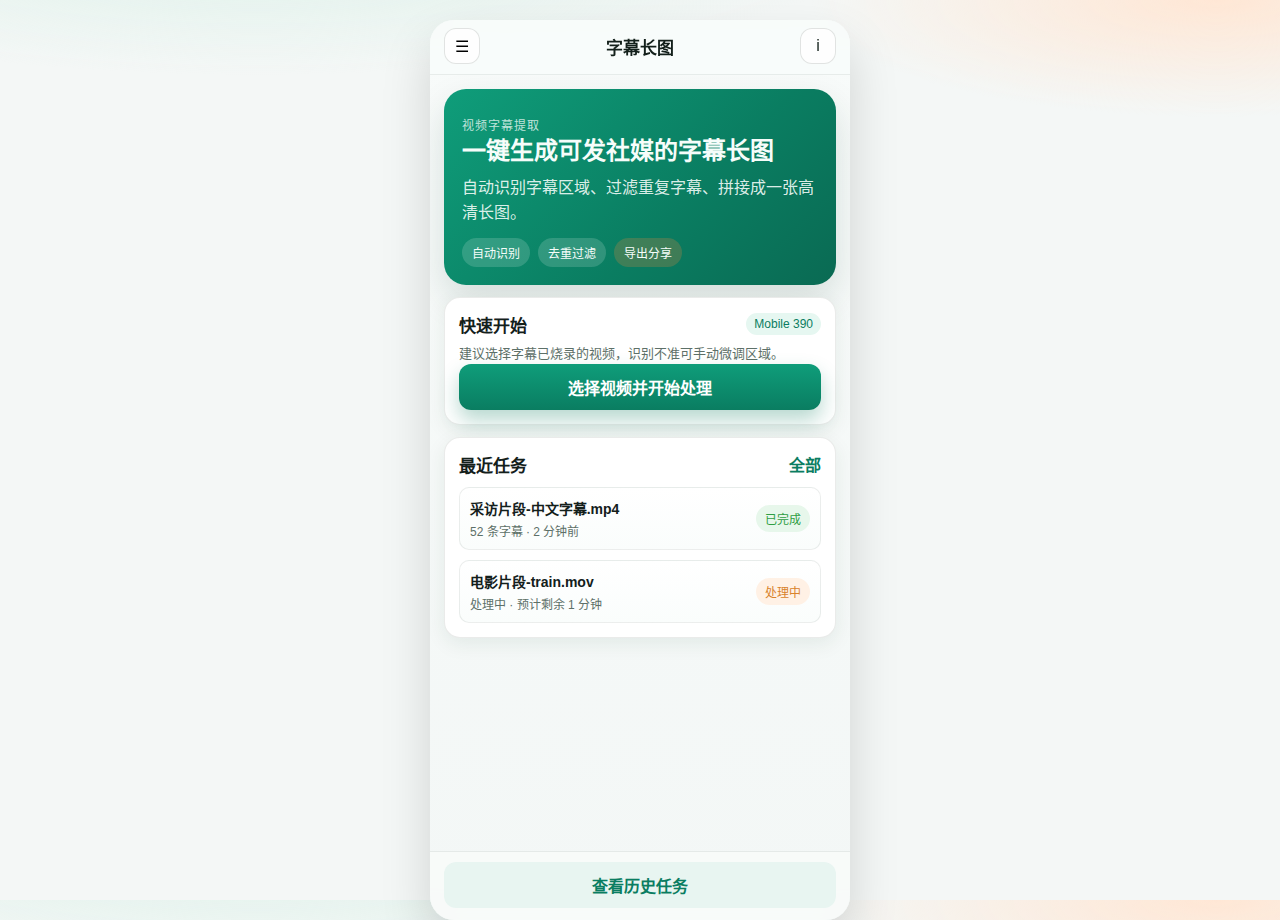
<file: examples/subtitle-longshot-v2/index.html>
<!doctype html>
<html lang="zh-CN">
<head>
  <meta charset="utf-8" />
  <meta name="viewport" content="width=device-width, initial-scale=1, viewport-fit=cover" />
  <title>字幕长图 · 首页</title>
  <link rel="stylesheet" href="style.css" />
</head>
<body>
  <div class="phone">
    <header class="topbar">
      <button class="icon" aria-label="菜单">☰</button>
      <h1>字幕长图</h1>
      <a class="icon" href="../PRD-视频字幕截取拼接长图-v0.1.md" aria-label="查看 PRD">i</a>
    </header>

    <main class="content">
      <section class="hero">
        <p class="eyebrow">视频字幕提取</p>
        <h2>一键生成可发社媒的字幕长图</h2>
        <p>自动识别字幕区域、过滤重复字幕、拼接成一张高清长图。</p>
        <div class="pill-row">
          <span class="pill">自动识别</span>
          <span class="pill">去重过滤</span>
          <span class="pill alt">导出分享</span>
        </div>
      </section>

      <section class="card">
        <div class="section-head">
          <h3>快速开始</h3>
          <span class="chip">Mobile 390</span>
        </div>
        <p class="muted">建议选择字幕已烧录的视频，识别不准可手动微调区域。</p>
        <a class="btn primary block" href="process.html">选择视频并开始处理</a>
      </section>

      <section class="card">
        <div class="section-head">
          <h3>最近任务</h3>
          <a class="link" href="history.html">全部</a>
        </div>
        <a class="task" href="preview.html">
          <div>
            <strong>采访片段-中文字幕.mp4</strong>
            <p>52 条字幕 · 2 分钟前</p>
          </div>
          <span class="state ok">已完成</span>
        </a>
        <a class="task" href="process.html">
          <div>
            <strong>电影片段-train.mov</strong>
            <p>处理中 · 预计剩余 1 分钟</p>
          </div>
          <span class="state doing">处理中</span>
        </a>
      </section>
    </main>

    <footer class="safe-footer">
      <a class="btn ghost block" href="history.html">查看历史任务</a>
    </footer>
  </div>
</body>
</html>
</file>
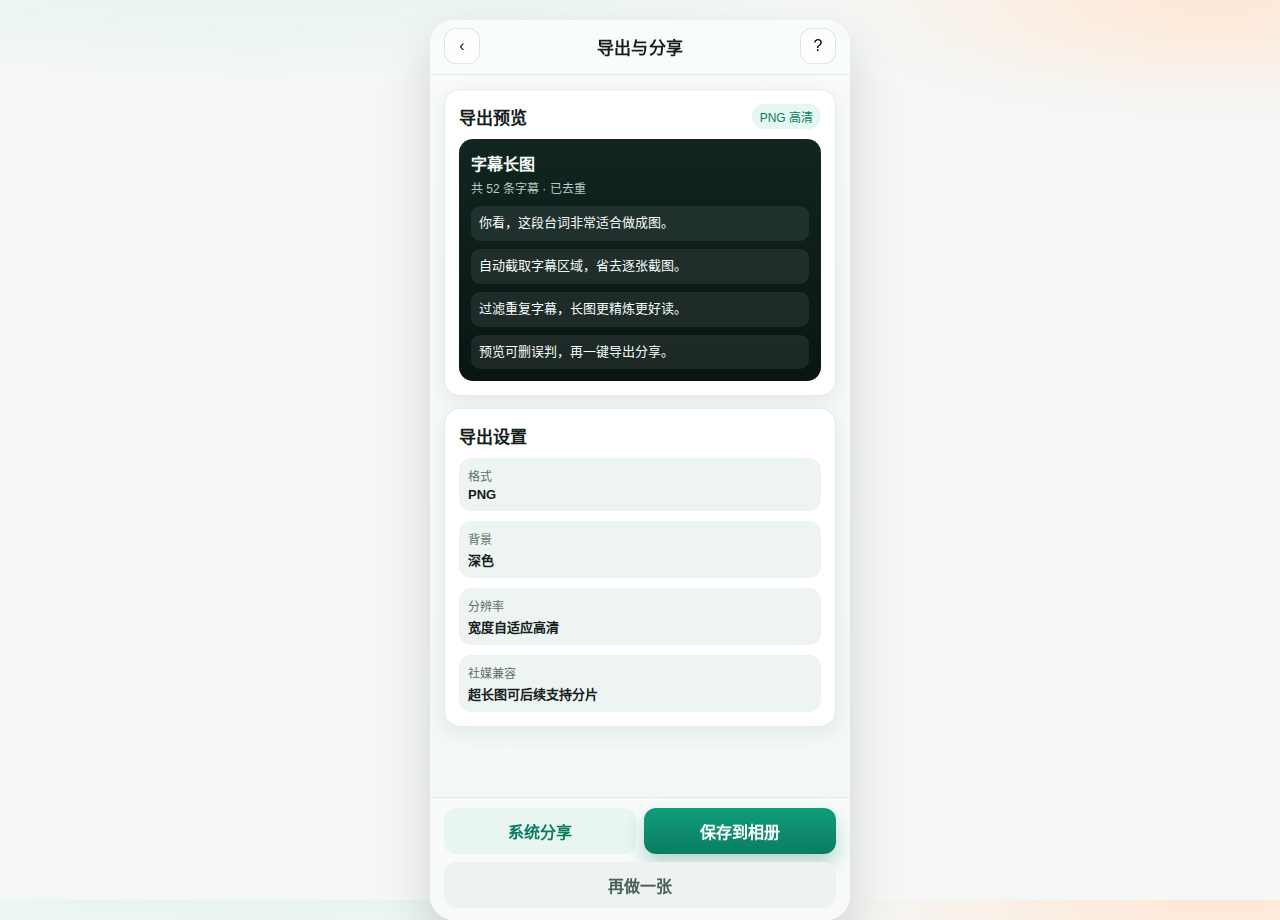
<file: examples/subtitle-longshot-v2/export.html>
<!doctype html>
<html lang="zh-CN">
<head>
  <meta charset="utf-8" />
  <meta name="viewport" content="width=device-width, initial-scale=1, viewport-fit=cover" />
  <title>字幕长图 · 导出与分享</title>
  <link rel="stylesheet" href="style.css" />
  <script src="script.js" defer></script>
</head>
<body>
  <div class="phone">
    <header class="topbar">
      <a class="icon" href="preview.html" aria-label="返回">‹</a>
      <h1>导出与分享</h1>
      <button class="icon" data-open="help" aria-label="说明">?</button>
    </header>

    <main class="content">
      <section class="card">
        <div class="section-head">
          <h3>导出预览</h3>
          <span class="chip">PNG 高清</span>
        </div>
        <div class="poster">
          <h4>字幕长图</h4>
          <p>共 52 条字幕 · 已去重</p>
          <div class="poster-lines">
            <span>你看，这段台词非常适合做成图。</span>
            <span>自动截取字幕区域，省去逐张截图。</span>
            <span>过滤重复字幕，长图更精炼更好读。</span>
            <span>预览可删误判，再一键导出分享。</span>
          </div>
        </div>
      </section>

      <section class="card">
        <h3>导出设置</h3>
        <div class="meta-grid single">
          <div><span>格式</span><strong>PNG</strong></div>
          <div><span>背景</span><strong>深色</strong></div>
          <div><span>分辨率</span><strong>宽度自适应高清</strong></div>
          <div><span>社媒兼容</span><strong>超长图可后续支持分片</strong></div>
        </div>
      </section>
    </main>

    <footer class="safe-footer">
      <div class="cta-row">
        <button class="btn ghost" data-share>系统分享</button>
        <button class="btn primary" data-save>保存到相册</button>
      </div>
      <a class="btn muted-btn block" href="index.html">再做一张</a>
    </footer>

    <div class="toast" data-toast></div>
  </div>
</body>
</html>
</file>
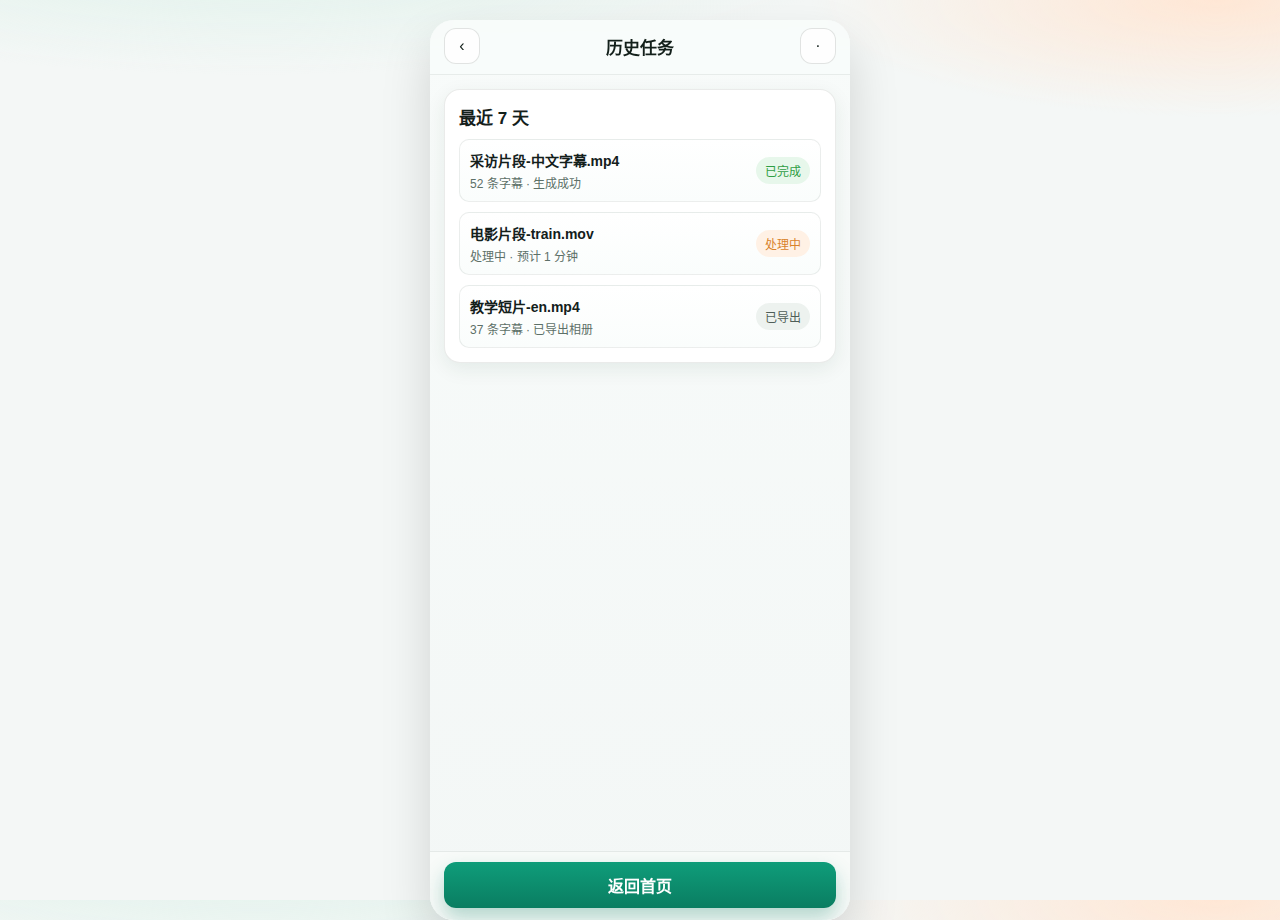
<file: examples/subtitle-longshot-v2/history.html>
<!doctype html>
<html lang="zh-CN">
<head>
  <meta charset="utf-8" />
  <meta name="viewport" content="width=device-width, initial-scale=1, viewport-fit=cover" />
  <title>字幕长图 · 历史任务</title>
  <link rel="stylesheet" href="style.css" />
</head>
<body>
  <div class="phone">
    <header class="topbar">
      <a class="icon" href="index.html" aria-label="返回">‹</a>
      <h1>历史任务</h1>
      <span class="icon">·</span>
    </header>

    <main class="content">
      <section class="card">
        <h3>最近 7 天</h3>
        <a class="task" href="preview.html">
          <div><strong>采访片段-中文字幕.mp4</strong><p>52 条字幕 · 生成成功</p></div>
          <span class="state ok">已完成</span>
        </a>
        <a class="task" href="process.html">
          <div><strong>电影片段-train.mov</strong><p>处理中 · 预计 1 分钟</p></div>
          <span class="state doing">处理中</span>
        </a>
        <a class="task" href="export.html">
          <div><strong>教学短片-en.mp4</strong><p>37 条字幕 · 已导出相册</p></div>
          <span class="state">已导出</span>
        </a>
      </section>
    </main>

    <footer class="safe-footer">
      <a class="btn primary block" href="index.html">返回首页</a>
    </footer>
  </div>
</body>
</html>
</file>
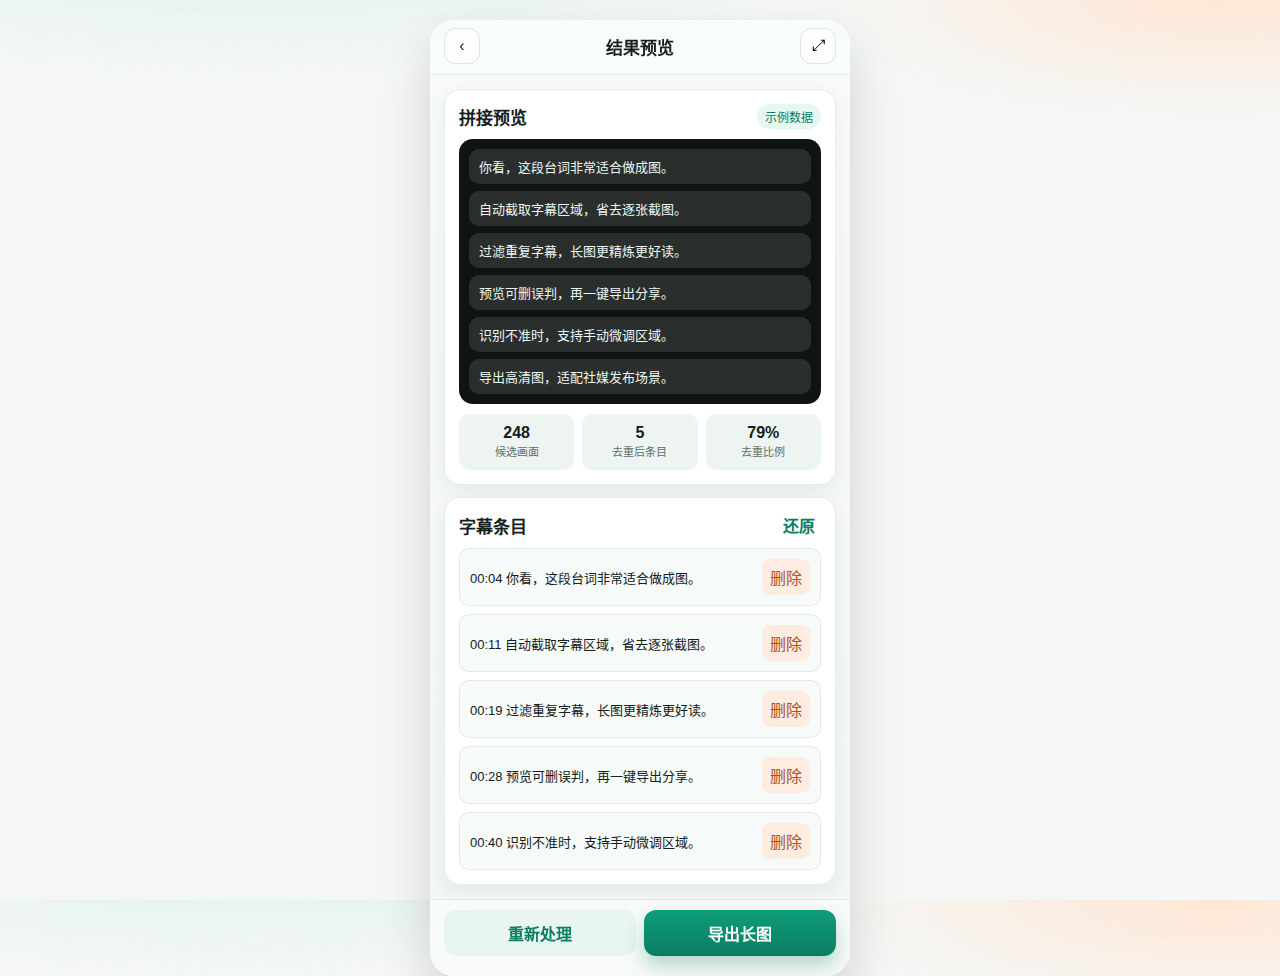
<file: examples/subtitle-longshot-v2/preview.html>
<!doctype html>
<html lang="zh-CN">
<head>
  <meta charset="utf-8" />
  <meta name="viewport" content="width=device-width, initial-scale=1, viewport-fit=cover" />
  <title>字幕长图 · 结果预览</title>
  <link rel="stylesheet" href="style.css" />
  <script src="script.js" defer></script>
</head>
<body>
  <div class="phone">
    <header class="topbar">
      <a class="icon" href="process.html" aria-label="返回">‹</a>
      <h1>结果预览</h1>
      <button class="icon" data-open="crop" aria-label="调整区域">⤢</button>
    </header>

    <main class="content">
      <section class="card">
        <div class="section-head">
          <h3>拼接预览</h3>
          <span class="chip">示例数据</span>
        </div>
        <div class="longshot">
          <div class="line">你看，这段台词非常适合做成图。</div>
          <div class="line">自动截取字幕区域，省去逐张截图。</div>
          <div class="line">过滤重复字幕，长图更精炼更好读。</div>
          <div class="line">预览可删误判，再一键导出分享。</div>
          <div class="line">识别不准时，支持手动微调区域。</div>
          <div class="line">导出高清图，适配社媒发布场景。</div>
        </div>
        <div class="kpis">
          <article><strong>248</strong><span>候选画面</span></article>
          <article><strong data-count>52</strong><span>去重后条目</span></article>
          <article><strong>79%</strong><span>去重比例</span></article>
        </div>
      </section>

      <section class="card">
        <div class="section-head">
          <h3>字幕条目</h3>
          <button class="link-btn" data-reset>还原</button>
        </div>
        <div class="list" data-list>
          <div class="item" data-item><p>00:04 你看，这段台词非常适合做成图。</p><button data-del>删除</button></div>
          <div class="item" data-item><p>00:11 自动截取字幕区域，省去逐张截图。</p><button data-del>删除</button></div>
          <div class="item" data-item><p>00:19 过滤重复字幕，长图更精炼更好读。</p><button data-del>删除</button></div>
          <div class="item" data-item><p>00:28 预览可删误判，再一键导出分享。</p><button data-del>删除</button></div>
          <div class="item" data-item><p>00:40 识别不准时，支持手动微调区域。</p><button data-del>删除</button></div>
        </div>
      </section>
    </main>

    <footer class="safe-footer">
      <div class="cta-row">
        <a class="btn ghost" href="process.html">重新处理</a>
        <a class="btn primary" href="export.html">导出长图</a>
      </div>
    </footer>

    <div class="sheet" data-sheet="crop" aria-hidden="true">
      <div class="sheet-mask" data-close="crop"></div>
      <div class="sheet-body">
        <div class="sheet-head">
          <h3>调整字幕区域</h3>
          <button class="icon" data-close="crop">×</button>
        </div>
        <p class="muted">应用后将重新渲染预览（原型示意）。</p>
        <button class="btn primary block" data-apply-crop>应用并刷新</button>
      </div>
    </div>

    <div class="toast" data-toast></div>
  </div>
</body>
</html>
</file>
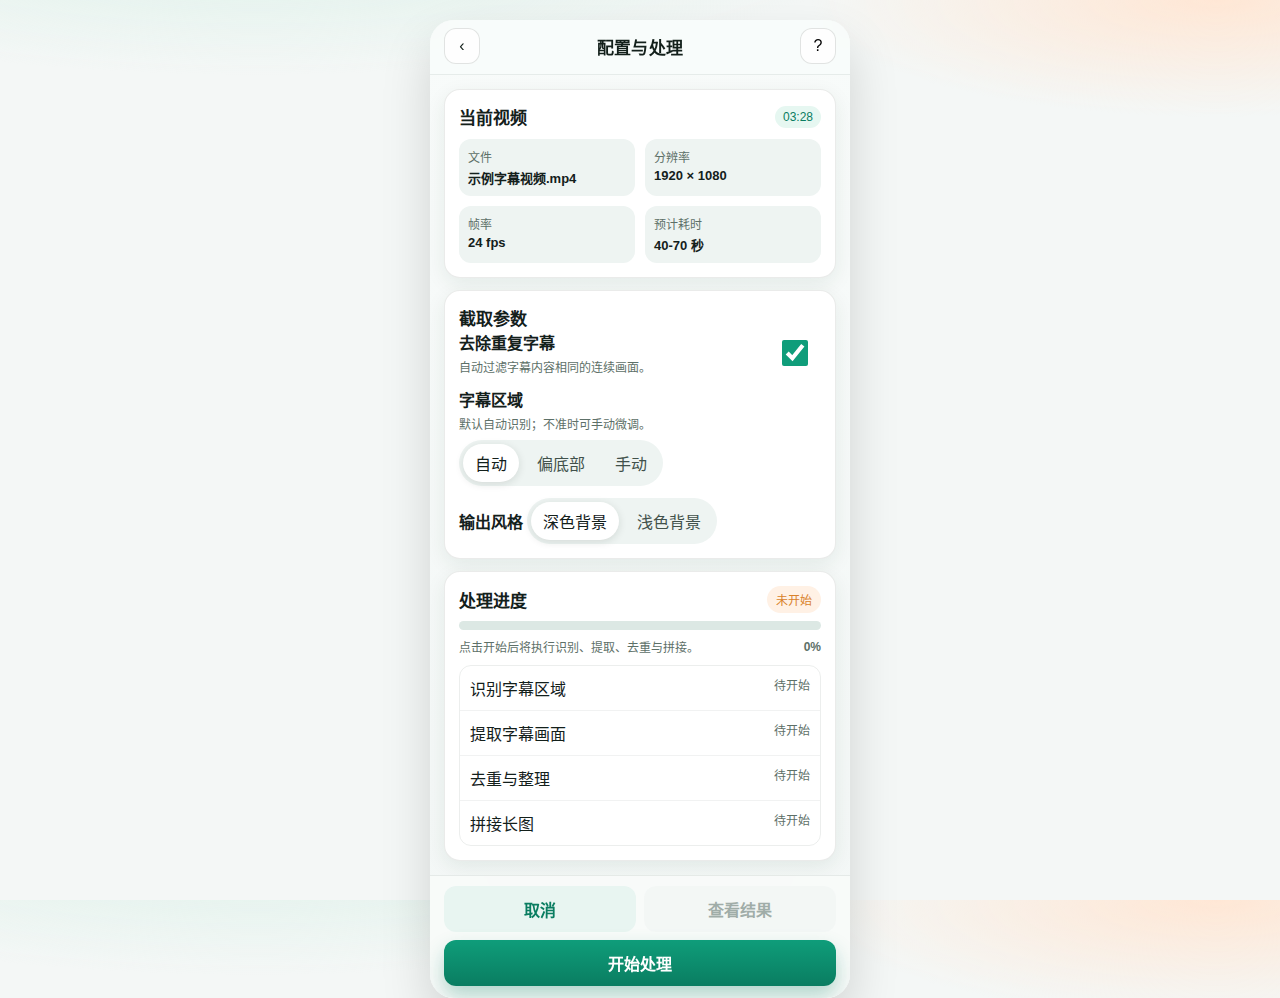
<file: examples/subtitle-longshot-v2/process.html>
<!doctype html>
<html lang="zh-CN">
<head>
  <meta charset="utf-8" />
  <meta name="viewport" content="width=device-width, initial-scale=1, viewport-fit=cover" />
  <title>字幕长图 · 配置与处理</title>
  <link rel="stylesheet" href="style.css" />
  <script src="script.js" defer></script>
</head>
<body>
  <div class="phone">
    <header class="topbar">
      <a class="icon" href="index.html" aria-label="返回">‹</a>
      <h1>配置与处理</h1>
      <button class="icon" data-open="help" aria-label="说明">?</button>
    </header>

    <main class="content">
      <section class="card">
        <div class="section-head">
          <h3>当前视频</h3>
          <span class="chip">03:28</span>
        </div>
        <div class="meta-grid">
          <div><span>文件</span><strong>示例字幕视频.mp4</strong></div>
          <div><span>分辨率</span><strong>1920 × 1080</strong></div>
          <div><span>帧率</span><strong>24 fps</strong></div>
          <div><span>预计耗时</span><strong>40-70 秒</strong></div>
        </div>
      </section>

      <section class="card">
        <h3>截取参数</h3>
        <label class="row-split">
          <div>
            <strong>去除重复字幕</strong>
            <p>自动过滤字幕内容相同的连续画面。</p>
          </div>
          <input type="checkbox" checked />
        </label>

        <div class="field">
          <strong>字幕区域</strong>
          <p>默认自动识别；不准时可手动微调。</p>
          <div class="tabs" data-tabs>
            <button class="active">自动</button>
            <button>偏底部</button>
            <button data-open="crop">手动</button>
          </div>
        </div>

        <div class="field">
          <strong>输出风格</strong>
          <div class="tabs" data-tabs>
            <button class="active">深色背景</button>
            <button>浅色背景</button>
          </div>
        </div>
      </section>

      <section class="card">
        <div class="section-head">
          <h3>处理进度</h3>
          <span class="state doing" data-stage-chip>未开始</span>
        </div>
        <div class="progress-wrap">
          <div class="bar"><span data-progress></span></div>
          <div class="progress-text">
            <span data-progress-text>点击开始后将执行识别、提取、去重与拼接。</span>
            <strong data-progress-num>0%</strong>
          </div>
        </div>
        <ol class="steps">
          <li data-step="1"><span>识别字幕区域</span><em>待开始</em></li>
          <li data-step="2"><span>提取字幕画面</span><em>待开始</em></li>
          <li data-step="3"><span>去重与整理</span><em>待开始</em></li>
          <li data-step="4"><span>拼接长图</span><em>待开始</em></li>
        </ol>
      </section>
    </main>

    <footer class="safe-footer">
      <div class="cta-row">
        <button class="btn ghost" data-cancel>取消</button>
        <a class="btn muted-btn disabled" data-result href="preview.html" aria-disabled="true">查看结果</a>
      </div>
      <button class="btn primary block" data-start>开始处理</button>
    </footer>

    <div class="sheet" data-sheet="crop" aria-hidden="true">
      <div class="sheet-mask" data-close="crop"></div>
      <div class="sheet-body">
        <div class="sheet-head">
          <h3>手动调整字幕区域</h3>
          <button class="icon" data-close="crop">×</button>
        </div>
        <div class="mock-video">
          <div class="crop-box" data-crop-box></div>
        </div>
        <label>区域高度<input type="range" min="15" max="45" value="26" data-crop-height /></label>
        <label>区域位置<input type="range" min="50" max="86" value="73" data-crop-top /></label>
        <button class="btn primary block" data-apply-crop>应用区域</button>
      </div>
    </div>

    <div class="toast" data-toast></div>
  </div>
</body>
</html>
</file>
<file: examples/subtitle-longshot-v2/style.css>
:root {
  --bg: #f4f7f6;
  --surface: #ffffff;
  --surface-2: #eef4f2;
  --text: #13201b;
  --muted: #5d7068;
  --primary: #0f9d7a;
  --primary-2: #0a7d61;
  --accent: #ff8a3d;
  --ok: #2f9e44;
  --doing: #d9822b;
  --radius-1: 10px;
  --radius-2: 16px;
  --radius-3: 22px;
  --shadow-1: 0 6px 20px rgba(15, 58, 44, 0.08);
  --shadow-2: 0 16px 36px rgba(15, 58, 44, 0.14);
}

* { box-sizing: border-box; }
html, body { height: 100%; }
body {
  margin: 0;
  font-family: "SF Pro Display", "PingFang SC", "Noto Sans SC", sans-serif;
  color: var(--text);
  background:
    radial-gradient(1200px 300px at 20% -10%, #d9f0e7 0%, transparent 55%),
    radial-gradient(900px 260px at 95% 0%, #ffe7d5 0%, transparent 45%),
    var(--bg);
}

a { color: inherit; text-decoration: none; }
button { font: inherit; }

.phone {
  max-width: 420px;
  min-height: 100dvh;
  margin: 0 auto;
  display: flex;
  flex-direction: column;
  background: linear-gradient(180deg, #f8fbfa 0%, #f3f7f6 100%);
}

.topbar {
  position: sticky;
  top: 0;
  z-index: 10;
  padding: calc(env(safe-area-inset-top, 0px) + 8px) 14px 10px;
  display: grid;
  grid-template-columns: 36px 1fr 36px;
  align-items: center;
  gap: 8px;
  background: rgba(248, 251, 250, 0.86);
  backdrop-filter: blur(12px);
  border-bottom: 1px solid rgba(19, 32, 27, 0.08);
}

.topbar h1 {
  margin: 0;
  text-align: center;
  font-size: 17px;
  letter-spacing: 0.2px;
}

.icon {
  width: 36px;
  height: 36px;
  border: 1px solid rgba(19, 32, 27, 0.12);
  border-radius: 12px;
  background: rgba(255, 255, 255, 0.8);
  display: inline-flex;
  align-items: center;
  justify-content: center;
  cursor: pointer;
}

.content {
  flex: 1;
  padding: 14px;
  display: flex;
  flex-direction: column;
  gap: 12px;
}

.hero {
  padding: 18px;
  border-radius: var(--radius-3);
  color: #f6fdfa;
  background: linear-gradient(135deg, #0f9d7a 0%, #0a7d61 60%, #0a6a53 100%);
  box-shadow: var(--shadow-2);
  animation: rise 320ms ease-out both;
}

.eyebrow {
  margin: 0 0 6px;
  font-size: 12px;
  letter-spacing: 0.08em;
  text-transform: uppercase;
  opacity: 0.86;
}

.hero h2 {
  margin: 0;
  font-size: 24px;
  line-height: 1.28;
}

.hero p { margin: 10px 0 0; line-height: 1.55; color: rgba(246, 253, 250, 0.9); }

.pill-row { margin-top: 12px; display: flex; flex-wrap: wrap; gap: 8px; }
.pill {
  padding: 6px 10px;
  border-radius: 999px;
  background: rgba(246, 253, 250, 0.16);
  font-size: 12px;
}
.pill.alt { background: rgba(255, 138, 61, 0.22); }

.card {
  background: var(--surface);
  border: 1px solid rgba(19, 32, 27, 0.09);
  border-radius: var(--radius-2);
  box-shadow: var(--shadow-1);
  padding: 14px;
  animation: rise 360ms ease-out both;
}

.section-head {
  display: flex;
  align-items: center;
  justify-content: space-between;
  gap: 8px;
}

h3 { margin: 0; font-size: 17px; }
h4 { margin: 0; }
.muted { margin: 8px 0 0; color: var(--muted); font-size: 13px; line-height: 1.45; }
.link, .link-btn {
  border: 0;
  background: transparent;
  color: var(--primary-2);
  font-weight: 600;
  cursor: pointer;
}

.chip {
  font-size: 12px;
  padding: 4px 8px;
  border-radius: 999px;
  color: var(--primary-2);
  background: #e6f7f1;
}

.task {
  margin-top: 10px;
  padding: 10px;
  border-radius: var(--radius-1);
  border: 1px solid rgba(19, 32, 27, 0.08);
  display: flex;
  justify-content: space-between;
  gap: 8px;
  align-items: center;
  background: linear-gradient(180deg, #fff 0%, #fafdfc 100%);
}

.task strong { font-size: 14px; }
.task p { margin: 4px 0 0; color: var(--muted); font-size: 12px; }

.state {
  padding: 5px 9px;
  border-radius: 999px;
  font-size: 12px;
  background: #edf2ef;
  color: #4f5e58;
}
.state.ok { background: #e7f7eb; color: var(--ok); }
.state.doing { background: #fff1e5; color: var(--doing); }

.meta-grid {
  margin-top: 10px;
  display: grid;
  grid-template-columns: 1fr 1fr;
  gap: 10px;
}
.meta-grid.single { grid-template-columns: 1fr; }
.meta-grid div {
  padding: 9px;
  border-radius: 12px;
  background: var(--surface-2);
  display: flex;
  flex-direction: column;
  gap: 3px;
}
.meta-grid span { color: var(--muted); font-size: 12px; }
.meta-grid strong { font-size: 13px; }

.row-split {
  display: flex;
  align-items: center;
  justify-content: space-between;
  gap: 12px;
}
.row-split p { margin: 4px 0 0; font-size: 12px; color: var(--muted); }
input[type="checkbox"] { width: 46px; height: 26px; accent-color: var(--primary); }

.field { margin-top: 12px; }
.field p { margin: 4px 0 8px; font-size: 12px; color: var(--muted); }

.tabs {
  display: inline-flex;
  gap: 6px;
  background: var(--surface-2);
  border-radius: 999px;
  padding: 4px;
}
.tabs button {
  border: 0;
  padding: 7px 12px;
  border-radius: 999px;
  background: transparent;
  color: #41514b;
  cursor: pointer;
}
.tabs button.active {
  background: #fff;
  color: var(--text);
  box-shadow: 0 2px 8px rgba(19, 32, 27, 0.12);
}

.progress-wrap { margin-top: 8px; }
.bar {
  width: 100%;
  height: 9px;
  border-radius: 999px;
  background: #dce8e4;
  overflow: hidden;
}
.bar span {
  display: block;
  width: 0;
  height: 100%;
  background: linear-gradient(90deg, var(--primary), var(--accent));
  transition: width 220ms ease;
}

.progress-text {
  margin-top: 8px;
  display: flex;
  justify-content: space-between;
  align-items: center;
  gap: 8px;
  font-size: 12px;
  color: var(--muted);
}

.steps {
  margin: 10px 0 0;
  padding: 0;
  list-style: none;
  border: 1px solid rgba(19, 32, 27, 0.08);
  border-radius: 12px;
  overflow: hidden;
}
.steps li {
  padding: 10px;
  display: flex;
  justify-content: space-between;
  border-bottom: 1px solid rgba(19, 32, 27, 0.06);
}
.steps li:last-child { border-bottom: 0; }
.steps em { font-style: normal; color: var(--muted); font-size: 12px; }

.longshot {
  margin-top: 10px;
  border-radius: 14px;
  padding: 10px;
  background: #0f1412;
}
.line {
  margin-top: 7px;
  padding: 8px 10px;
  border-radius: 10px;
  color: #edf7f3;
  background: rgba(237, 247, 243, 0.12);
  font-size: 13px;
}
.line:first-child { margin-top: 0; }

.kpis {
  margin-top: 10px;
  display: grid;
  grid-template-columns: repeat(3, 1fr);
  gap: 8px;
}
.kpis article {
  padding: 10px 8px;
  border-radius: 10px;
  text-align: center;
  background: var(--surface-2);
}
.kpis strong { font-size: 16px; display: block; }
.kpis span { color: var(--muted); font-size: 11px; }

.list { margin-top: 10px; display: flex; flex-direction: column; gap: 8px; }
.item {
  display: flex;
  justify-content: space-between;
  align-items: center;
  gap: 8px;
  padding: 10px;
  border-radius: 10px;
  background: #f6faf8;
  border: 1px solid rgba(19, 32, 27, 0.08);
}
.item p { margin: 0; font-size: 13px; }
.item button {
  border: 0;
  background: #feece0;
  color: #b6501a;
  border-radius: 8px;
  padding: 6px 8px;
  cursor: pointer;
}

.poster {
  margin-top: 10px;
  border-radius: 14px;
  padding: 12px;
  color: #f6fbf9;
  background: linear-gradient(180deg, #122521, #0a1512);
}
.poster p { margin: 4px 0 10px; font-size: 12px; color: #b5ccc4; }
.poster-lines { display: grid; gap: 8px; }
.poster-lines span {
  font-size: 13px;
  line-height: 1.45;
  border-radius: 9px;
  padding: 8px;
  background: rgba(246, 251, 249, 0.08);
}

.safe-footer {
  position: sticky;
  bottom: 0;
  z-index: 8;
  padding: 10px 14px calc(env(safe-area-inset-bottom, 0px) + 12px);
  background: rgba(248, 251, 250, 0.9);
  backdrop-filter: blur(12px);
  border-top: 1px solid rgba(19, 32, 27, 0.08);
}

.cta-row { display: grid; grid-template-columns: 1fr 1fr; gap: 8px; margin-bottom: 8px; }

.btn {
  border: 0;
  border-radius: 12px;
  min-height: 46px;
  padding: 0 14px;
  font-weight: 700;
  display: inline-flex;
  align-items: center;
  justify-content: center;
  cursor: pointer;
  transition: transform 0.15s ease, filter 0.15s ease;
}
.btn:active { transform: scale(0.98); }
.btn.block { width: 100%; }
.btn.primary {
  color: #fff;
  background: linear-gradient(180deg, var(--primary), var(--primary-2));
  box-shadow: 0 10px 20px rgba(15, 125, 97, 0.3);
}
.btn.ghost {
  background: #e8f5f1;
  color: var(--primary-2);
}
.btn.muted-btn {
  background: #eef3f1;
  color: #486058;
}
.disabled { opacity: 0.5; pointer-events: none; }

.sheet {
  position: fixed;
  inset: 0;
  z-index: 20;
  display: none;
}
.sheet.show { display: block; }
.sheet-mask {
  position: absolute;
  inset: 0;
  background: rgba(0, 0, 0, 0.32);
}
.sheet-body {
  position: absolute;
  left: 0;
  right: 0;
  bottom: 0;
  padding: 14px;
  border-radius: 18px 18px 0 0;
  background: #fff;
  box-shadow: 0 -14px 32px rgba(0, 0, 0, 0.25);
  animation: up 220ms ease-out both;
}
.sheet-head { display: flex; justify-content: space-between; align-items: center; }
.mock-video {
  margin: 8px 0;
  aspect-ratio: 16/9;
  border-radius: 12px;
  background: linear-gradient(120deg, #36544b, #1f342e);
  position: relative;
}
.crop-box {
  position: absolute;
  left: 10%;
  width: 80%;
  height: 26%;
  top: 73%;
  border: 2px solid #7de7c7;
  border-radius: 10px;
}

.toast {
  position: fixed;
  left: 50%;
  transform: translateX(-50%);
  bottom: calc(env(safe-area-inset-bottom, 0px) + 86px);
  background: rgba(19, 32, 27, 0.9);
  color: #fff;
  padding: 8px 12px;
  border-radius: 10px;
  font-size: 12px;
  opacity: 0;
  pointer-events: none;
  transition: opacity 180ms ease;
}
.toast.show { opacity: 1; }

@keyframes up { from { transform: translateY(16px); opacity: 0; } to { transform: translateY(0); opacity: 1; } }
@keyframes rise { from { transform: translateY(8px); opacity: 0; } to { transform: translateY(0); opacity: 1; } }

@media (min-width: 900px) {
  body { padding: 20px; }
  .phone { border-radius: 24px; overflow: hidden; box-shadow: 0 24px 50px rgba(0, 0, 0, 0.15); }
}
</file>
